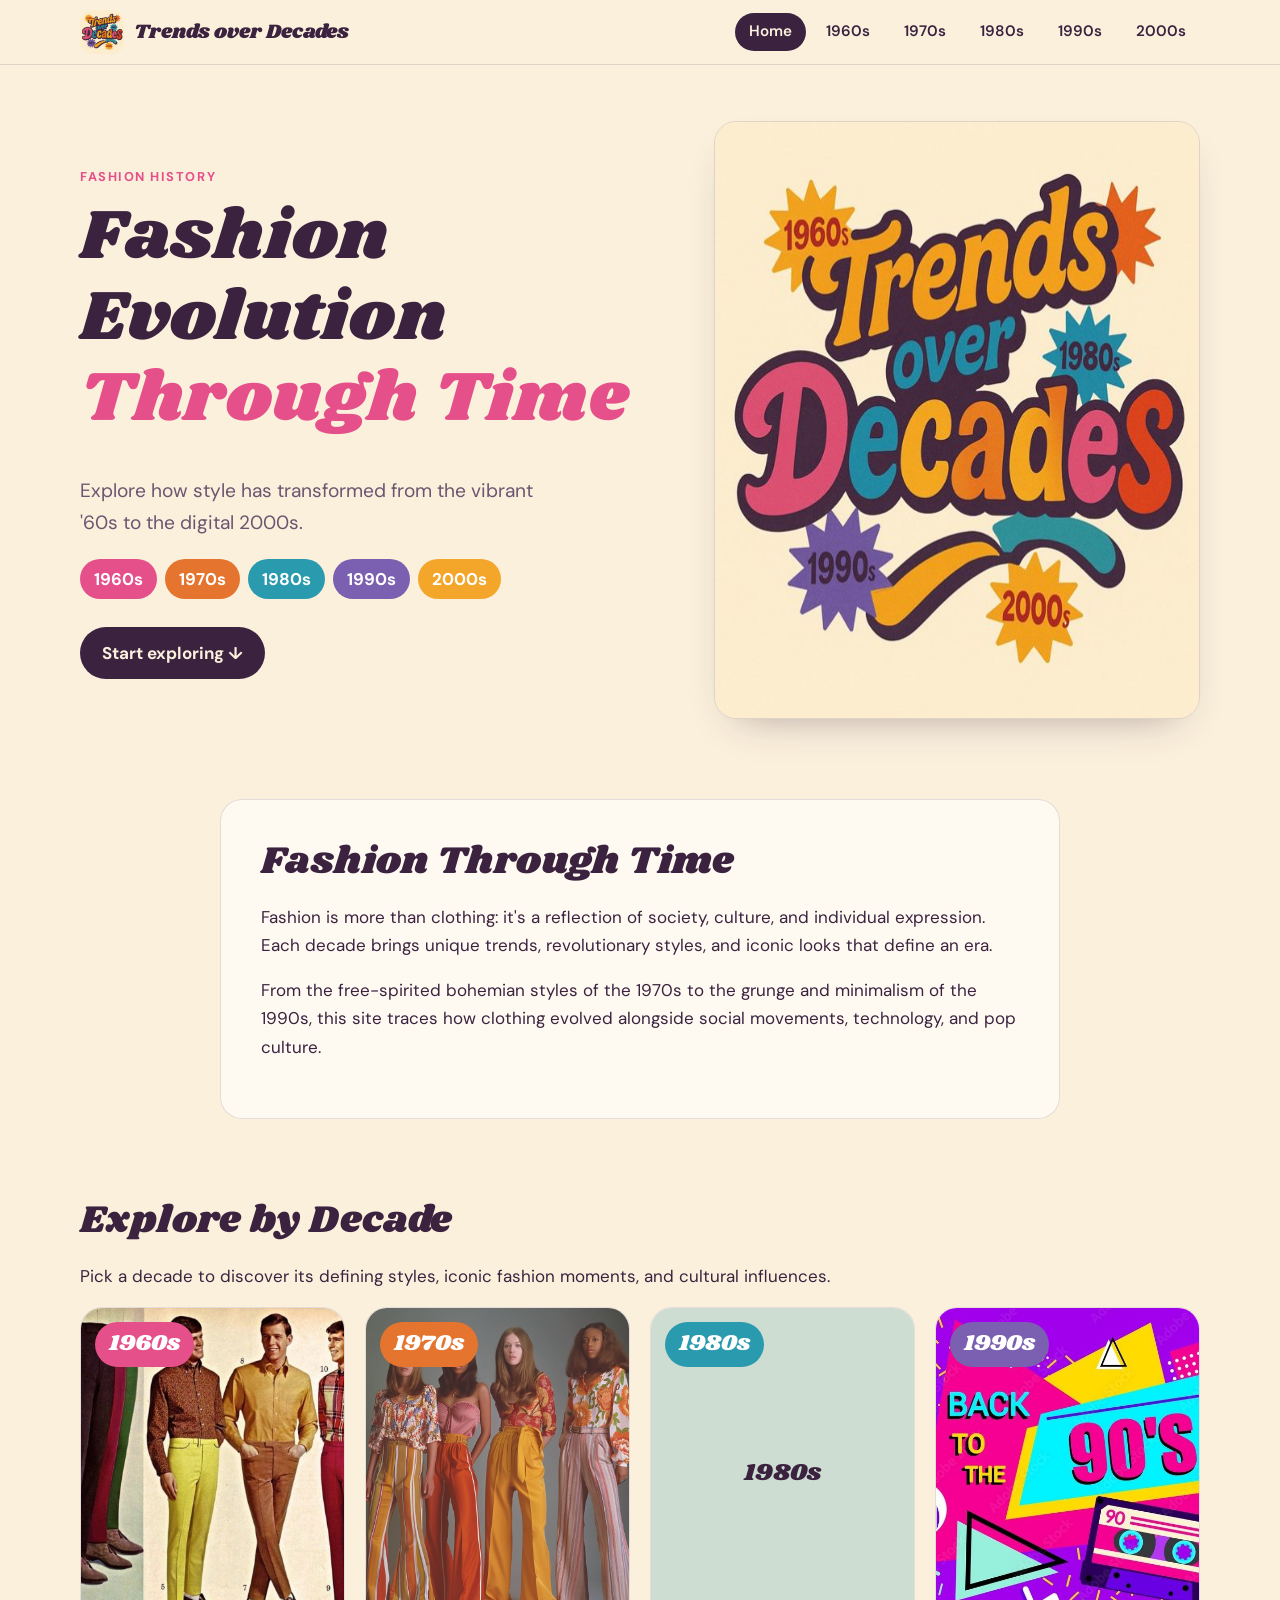
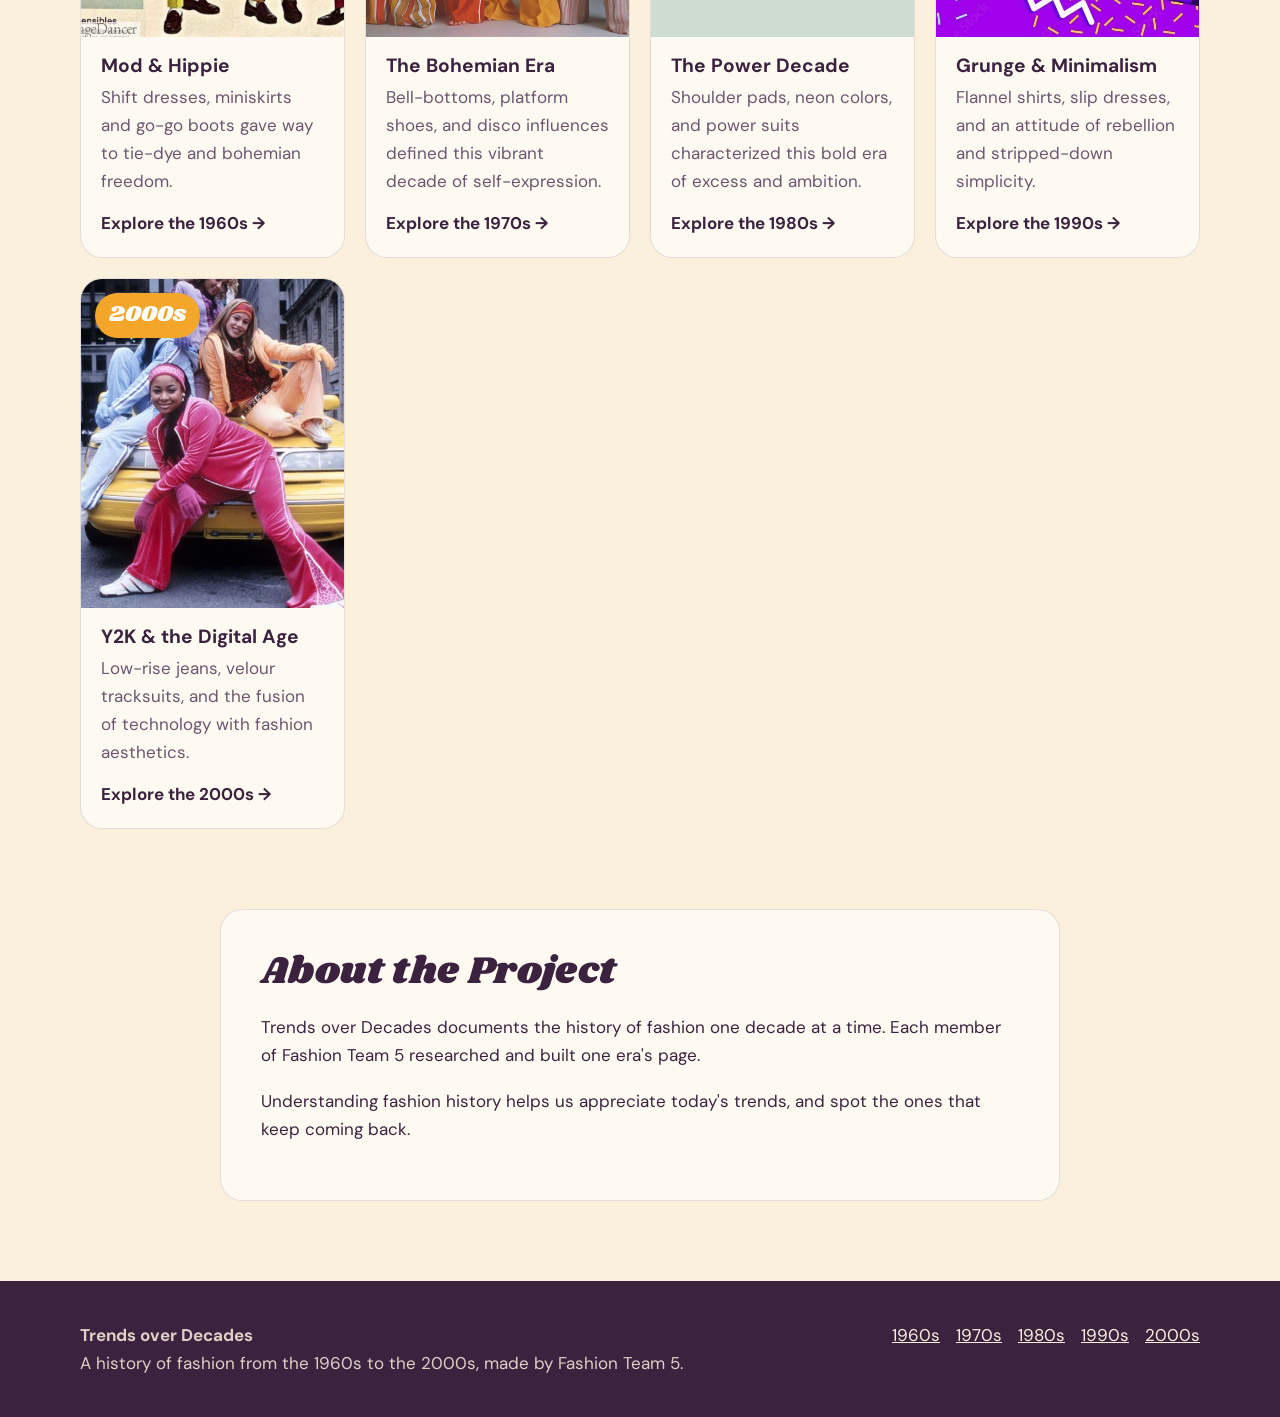
<file: index.html>
<!doctype html>
<html lang="en">
<head>
<meta charset="utf-8">
<meta name="viewport" content="width=device-width, initial-scale=1">
<title>Trends over Decades: Fashion from the 1960s to the 2000s</title>
<meta name="description" content="Explore how fashion evolved from the mod and hippie &#x27;60s to Y2K, one decade at a time.">
<meta property="og:title" content="Trends over Decades: Fashion from the 1960s to the 2000s">
<meta property="og:description" content="Explore how fashion evolved from the mod and hippie &#x27;60s to Y2K, one decade at a time.">
<meta property="og:image" content="assets/img/logo.jpg">
<meta name="theme-color" content="#fbf0dc">
<link rel="icon" href="assets/img/logo.jpg">
<link rel="preconnect" href="https://fonts.googleapis.com">
<link rel="preconnect" href="https://fonts.gstatic.com" crossorigin>
<link href="https://fonts.googleapis.com/css2?family=DM+Sans:opsz,wght@9..40,400;9..40,600;9..40,700&family=Shrikhand&display=swap" rel="stylesheet">
<link rel="stylesheet" href="assets/css/style.css">
</head>
<body class="decade-60s">
<a class="skip" href="#main">Skip to content</a>
<header class="site-header">
  <div class="wrap">
    <a class="brand" href="index.html"><img src="assets/img/logo.jpg" alt="" width="44" height="44">Trends over Decades</a>
    <nav class="nav" aria-label="Decades"><a href="index.html" aria-current="page">Home</a><a href="1960s.html">1960s</a><a href="1970s.html">1970s</a><a href="1980s.html">1980s</a><a href="1990s.html">1990s</a><a href="2000s.html">2000s</a></nav>
  </div>
</header>
<main id="main">
<section class="hero">
  <div class="wrap">
    <div>
      <span class="eyebrow">Fashion history</span>
      <h1>Fashion Evolution <span>Through Time</span></h1>
      <p class="lead">Explore how style has transformed from the vibrant '60s to the digital 2000s.</p>
      <ul class="chips" aria-label="Jump to a decade"><li><a href="1960s.html" style="background: var(--pink)">1960s</a></li><li><a href="1970s.html" style="background: var(--orange)">1970s</a></li><li><a href="1980s.html" style="background: var(--teal)">1980s</a></li><li><a href="1990s.html" style="background: var(--purple)">1990s</a></li><li><a href="2000s.html" style="background: var(--gold)">2000s</a></li></ul>
      <a class="btn" href="#decades">Start exploring ↓</a>
    </div>
    <div class="hero-art"><img src="assets/img/logo.jpg" alt="Trends over Decades logo" width="600" height="598"></div>
  </div>
</section>
<section>
  <div class="wrap panel prose">
    <h2>Fashion Through Time</h2>
    <p>Fashion is more than clothing: it's a reflection of society, culture, and individual expression. Each decade brings unique trends, revolutionary styles, and iconic looks that define an era.</p>
    <p>From the free-spirited bohemian styles of the 1970s to the grunge and minimalism of the 1990s, this site traces how clothing evolved alongside social movements, technology, and pop culture.</p>
  </div>
</section>
<section id="decades">
  <div class="wrap">
    <h2>Explore by Decade</h2>
    <p>Pick a decade to discover its defining styles, iconic fashion moments, and cultural influences.</p>
    <div class="grid"><a class="card decade-card decade-60s" href="1960s.html" style="--accent: var(--pink)">
  <img src="assets/img/60s/mod-1.jpg" alt="Mod fashion" loading="lazy">
  <span class="year">1960s</span>
  <div class="body"><h3>Mod &amp; Hippie</h3><p>Shift dresses, miniskirts and go-go boots gave way to tie-dye and bohemian freedom.</p><span class="more">Explore the 1960s →</span></div>
</a><a class="card decade-card decade-70s" href="1970s.html" style="--accent: var(--orange)">
  <img src="assets/img/70s/outfits.jpg" alt="1970s outfits" loading="lazy">
  <span class="year">1970s</span>
  <div class="body"><h3>The Bohemian Era</h3><p>Bell-bottoms, platform shoes, and disco influences defined this vibrant decade of self-expression.</p><span class="more">Explore the 1970s →</span></div>
</a><a class="card decade-card decade-80s" href="1980s.html" style="--accent: var(--teal)">
  <img src="https://tse1.mm.bing.net/th?id=OIP.7vfvDFzX8zUGFe6XPYHVhwHaHa&pid=Api" alt="Power shoulders and glam" loading="lazy" onerror="this.replaceWith(Object.assign(document.createElement('div'),{className:'fallback',textContent:'1980s'}))">
  <span class="year">1980s</span>
  <div class="body"><h3>The Power Decade</h3><p>Shoulder pads, neon colors, and power suits characterized this bold era of excess and ambition.</p><span class="more">Explore the 1980s →</span></div>
</a><a class="card decade-card decade-90s" href="1990s.html" style="--accent: var(--purple)">
  <img src="assets/img/90s/banner.jpg" alt="1990s fashion" loading="lazy">
  <span class="year">1990s</span>
  <div class="body"><h3>Grunge &amp; Minimalism</h3><p>Flannel shirts, slip dresses, and an attitude of rebellion and stripped-down simplicity.</p><span class="more">Explore the 1990s →</span></div>
</a><a class="card decade-card decade-00s" href="2000s.html" style="--accent: var(--gold)">
  <img src="assets/img/2000s/tracksuits.jpg" alt="Velour tracksuits" loading="lazy">
  <span class="year">2000s</span>
  <div class="body"><h3>Y2K &amp; the Digital Age</h3><p>Low-rise jeans, velour tracksuits, and the fusion of technology with fashion aesthetics.</p><span class="more">Explore the 2000s →</span></div>
</a></div>
  </div>
</section>
<section id="about">
  <div class="wrap panel prose">
    <h2>About the Project</h2>
    <p>Trends over Decades documents the history of fashion one decade at a time. Each member of Fashion Team 5 researched and built one era's page.</p>
    <p>Understanding fashion history helps us appreciate today's trends, and spot the ones that keep coming back.</p>
  </div>
</section>
</main>
<footer class="site-footer">
  <div class="wrap">
    <div>
      <p><strong>Trends over Decades</strong></p>
      <p>A history of fashion from the 1960s to the 2000s, made by Fashion Team 5.</p>
    </div>
    <ul aria-label="Decades"><li><a href="1960s.html">1960s</a></li><li><a href="1970s.html">1970s</a></li><li><a href="1980s.html">1980s</a></li><li><a href="1990s.html">1990s</a></li><li><a href="2000s.html">2000s</a></li></ul>
  </div>
</footer>
</body>
</html>
</file>
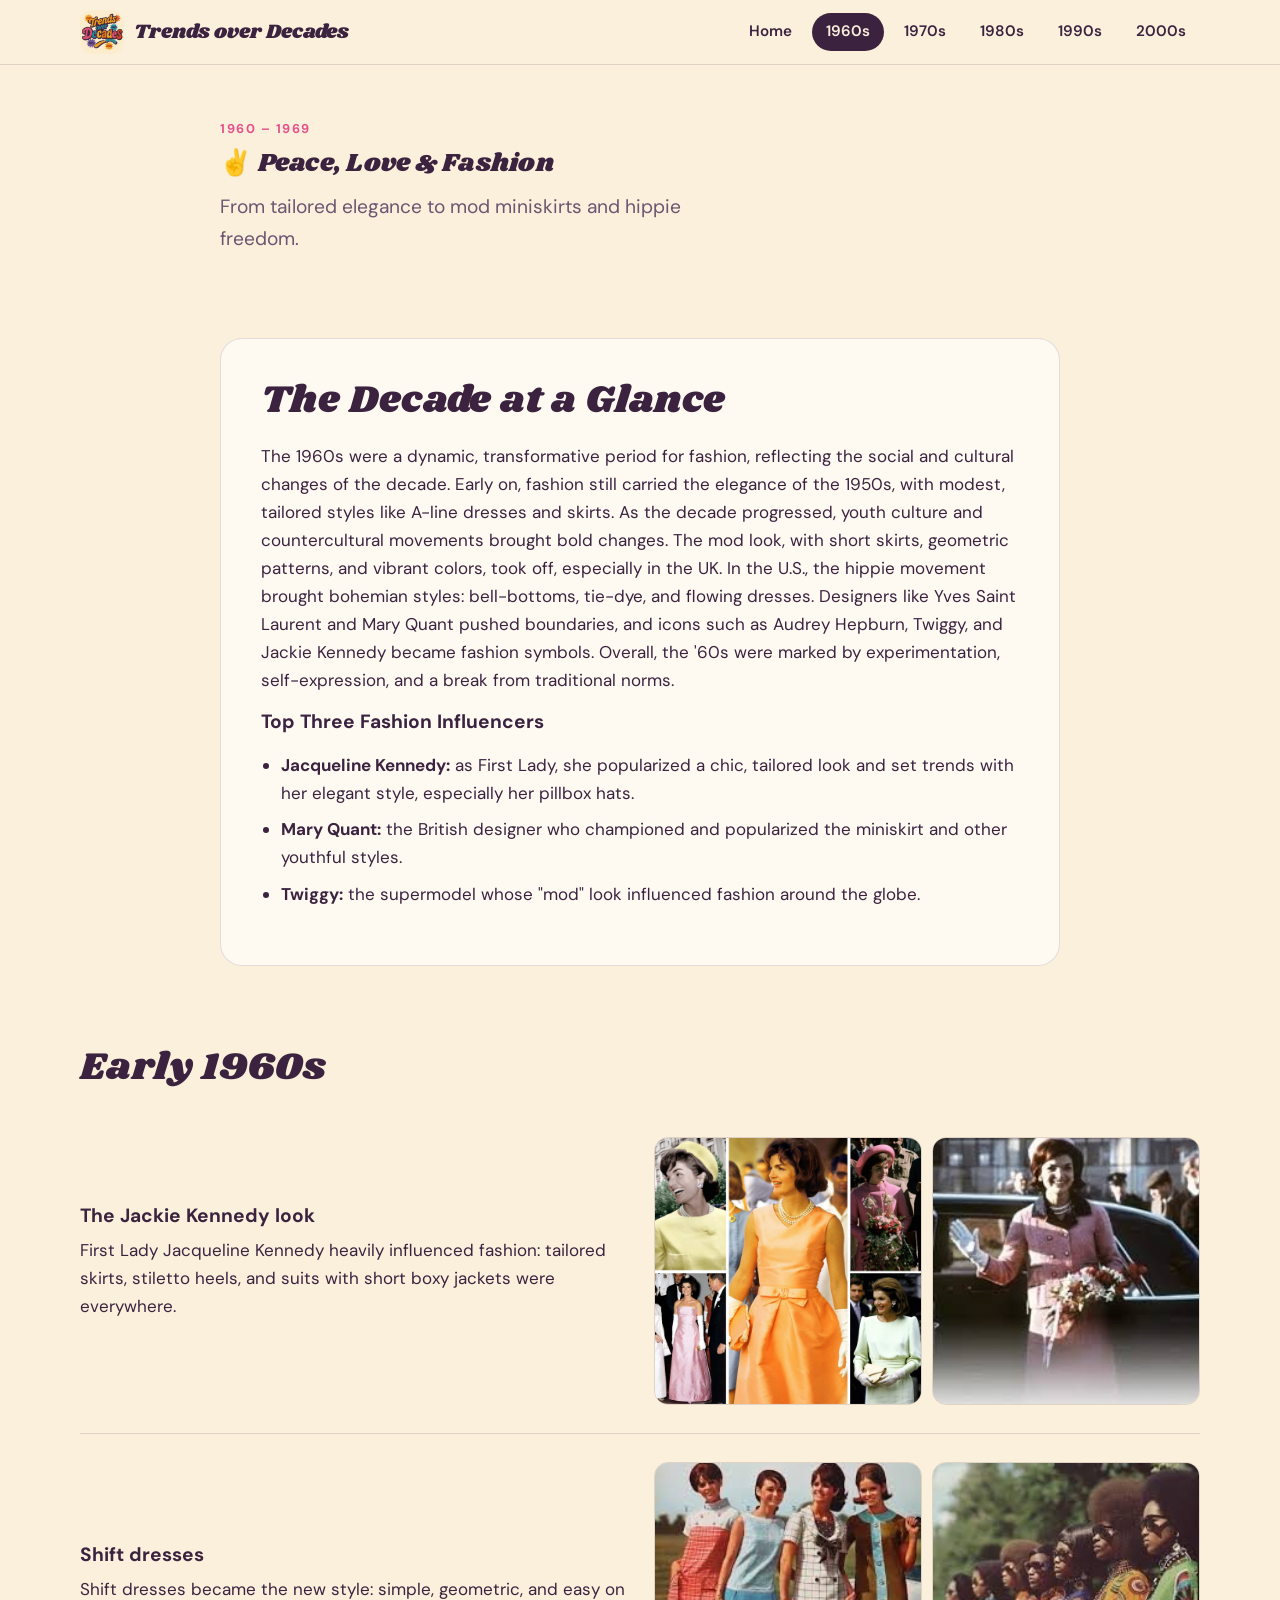
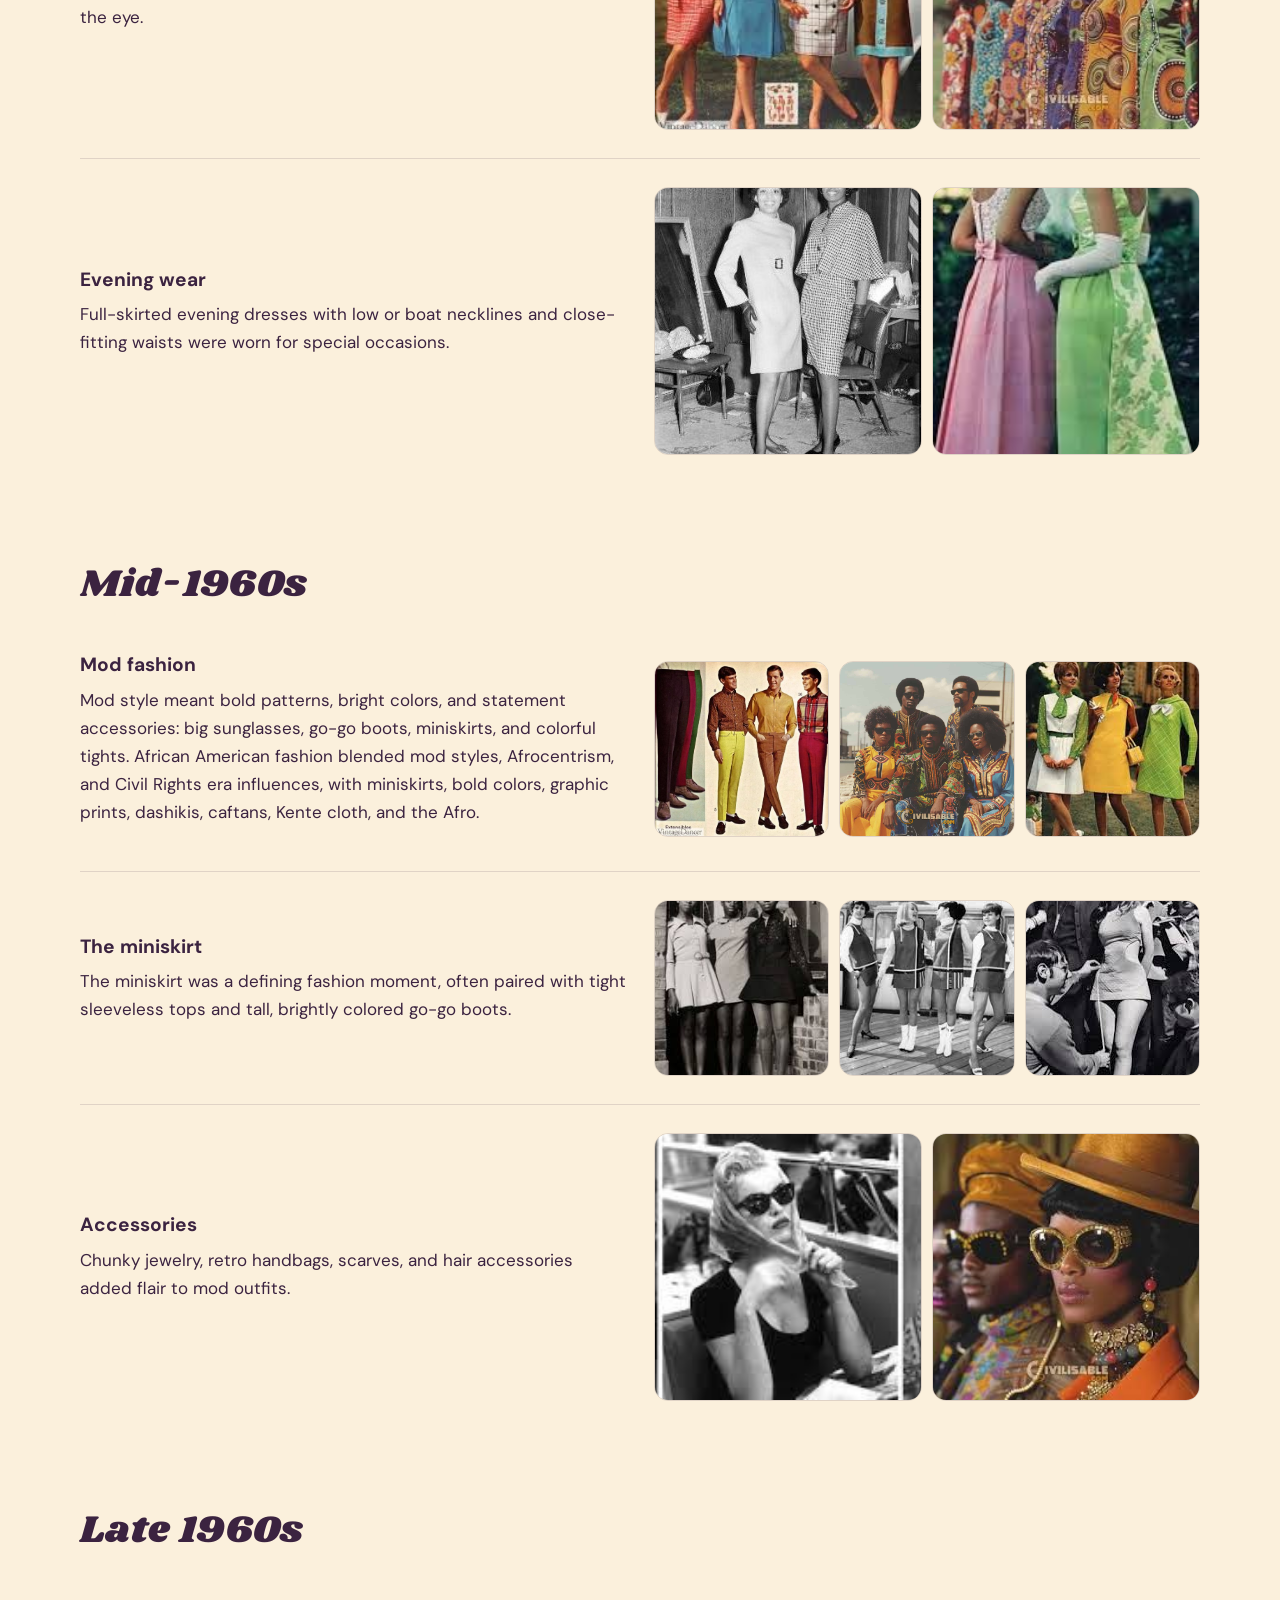
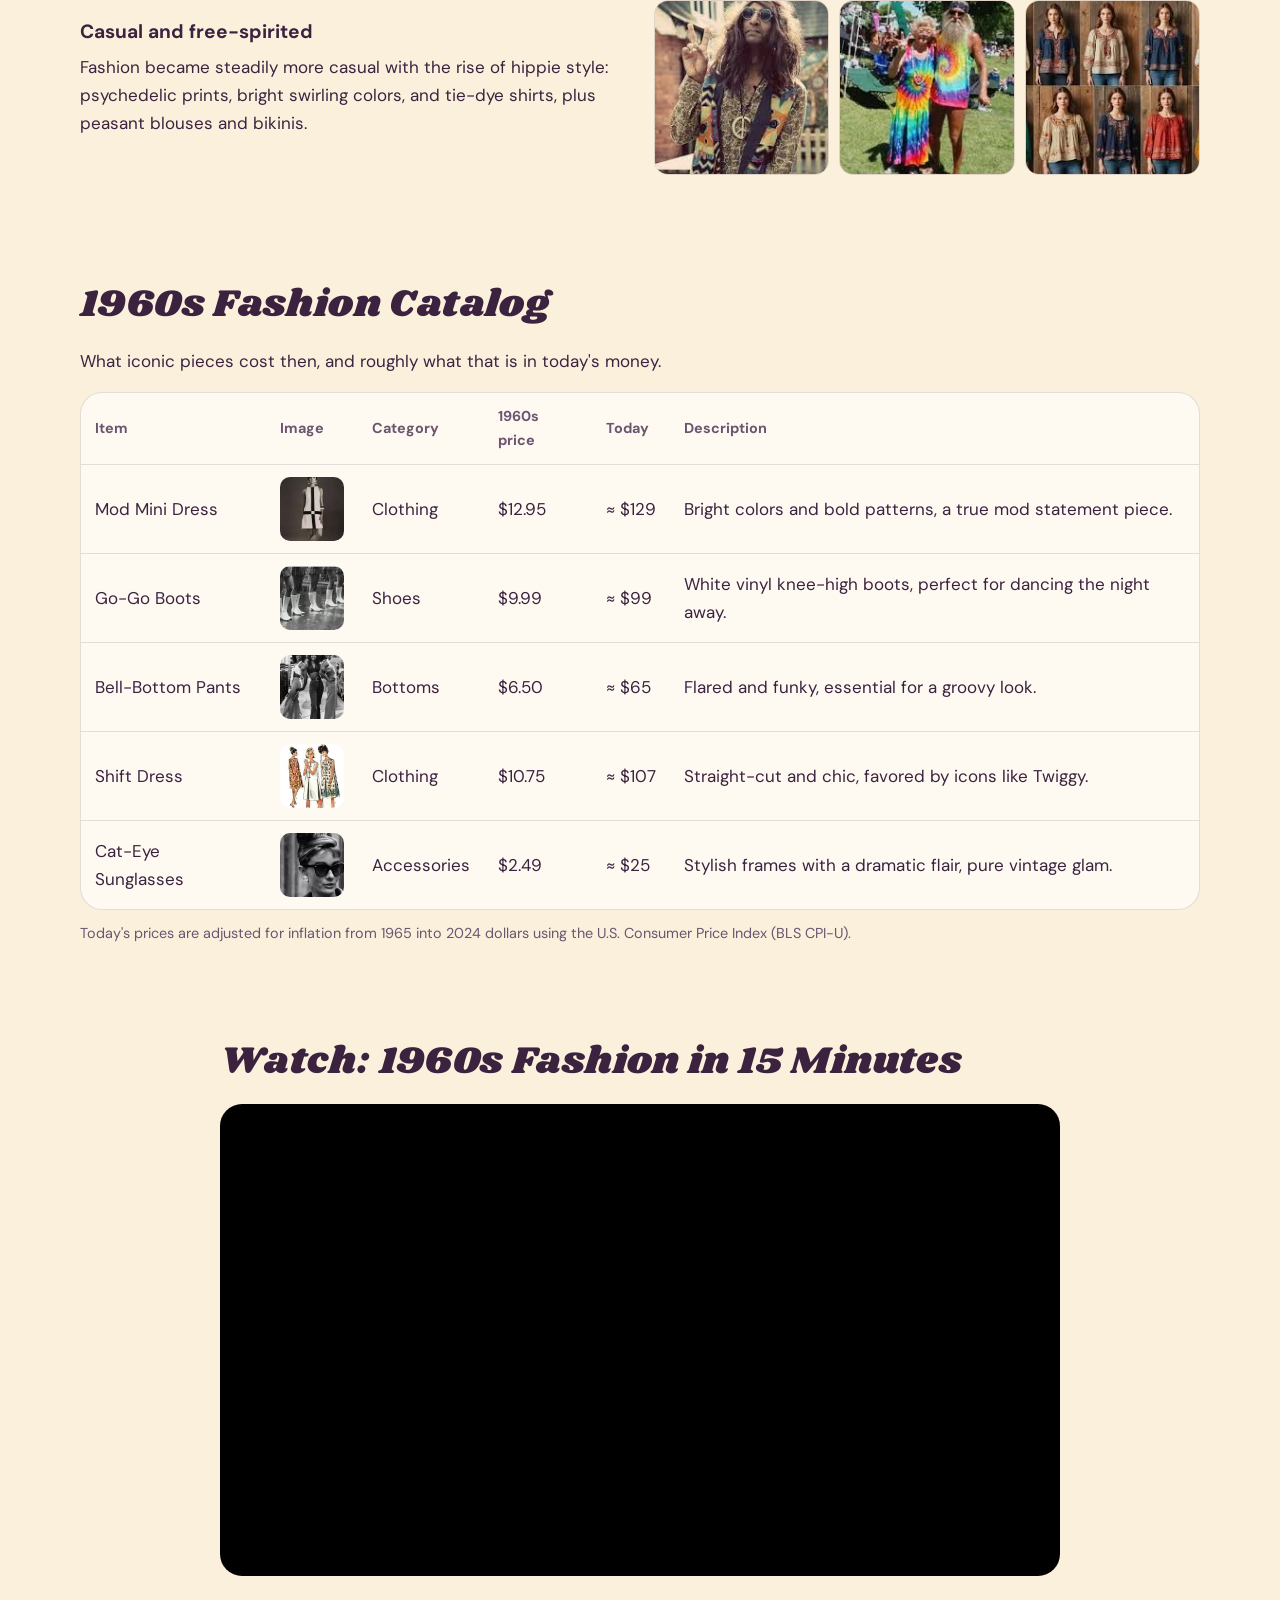
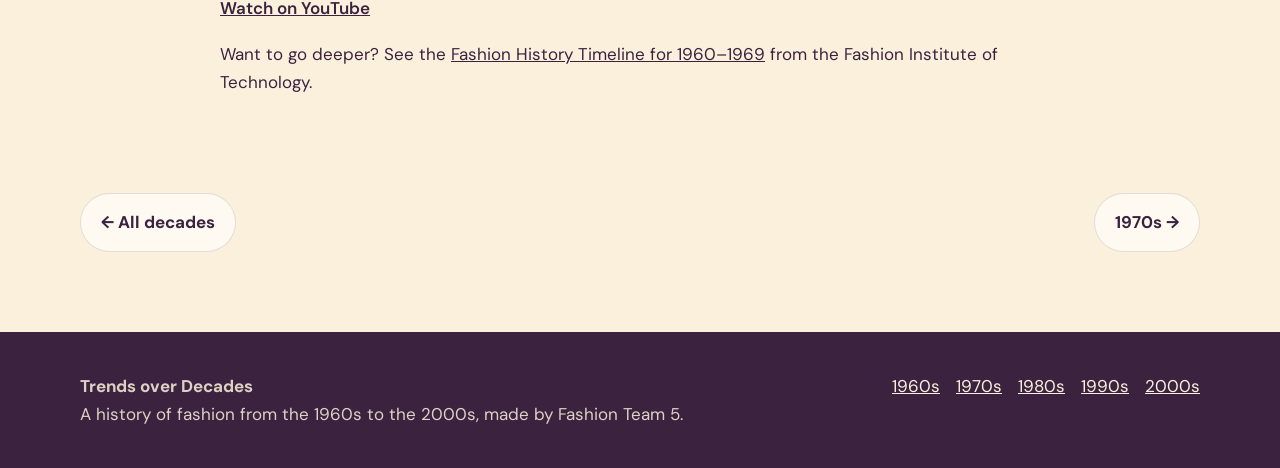
<file: 1960s.html>
<!doctype html>
<html lang="en">
<head>
<meta charset="utf-8">
<meta name="viewport" content="width=device-width, initial-scale=1">
<title>1960s Fashion: Peace, Love &amp; Fashion | Trends over Decades</title>
<meta name="description" content="Jackie Kennedy&#x27;s tailored look, mod miniskirts, go-go boots, and the hippie styles of the 1960s.">
<meta property="og:title" content="1960s Fashion: Peace, Love &amp; Fashion | Trends over Decades">
<meta property="og:description" content="Jackie Kennedy&#x27;s tailored look, mod miniskirts, go-go boots, and the hippie styles of the 1960s.">
<meta property="og:image" content="assets/img/logo.jpg">
<meta name="theme-color" content="#fbf0dc">
<link rel="icon" href="assets/img/logo.jpg">
<link rel="preconnect" href="https://fonts.googleapis.com">
<link rel="preconnect" href="https://fonts.gstatic.com" crossorigin>
<link href="https://fonts.googleapis.com/css2?family=DM+Sans:opsz,wght@9..40,400;9..40,600;9..40,700&family=Shrikhand&display=swap" rel="stylesheet">
<link rel="stylesheet" href="assets/css/style.css">
</head>
<body class="decade-60s">
<a class="skip" href="#main">Skip to content</a>
<header class="site-header">
  <div class="wrap">
    <a class="brand" href="index.html"><img src="assets/img/logo.jpg" alt="" width="44" height="44">Trends over Decades</a>
    <nav class="nav" aria-label="Decades"><a href="index.html">Home</a><a href="1960s.html" aria-current="page">1960s</a><a href="1970s.html">1970s</a><a href="1980s.html">1980s</a><a href="1990s.html">1990s</a><a href="2000s.html">2000s</a></nav>
  </div>
</header>
<main id="main">
<section class="decade-hero"><div class="wrap prose">
  <span class="eyebrow">1960 – 1969</span>
  <h1>✌️ Peace, Love &amp; Fashion</h1>
  <p class="lead">From tailored elegance to mod miniskirts and hippie freedom.</p>
</div></section>
<section><div class="wrap panel prose">
  <h2>The Decade at a Glance</h2>
  <p>The 1960s were a dynamic, transformative period for fashion, reflecting the social and cultural changes of the decade. Early on, fashion still carried the elegance of the 1950s, with modest, tailored styles like A-line dresses and skirts. As the decade progressed, youth culture and countercultural movements brought bold changes. The mod look, with short skirts, geometric patterns, and vibrant colors, took off, especially in the UK. In the U.S., the hippie movement brought bohemian styles: bell-bottoms, tie-dye, and flowing dresses. Designers like Yves Saint Laurent and Mary Quant pushed boundaries, and icons such as Audrey Hepburn, Twiggy, and Jackie Kennedy became fashion symbols. Overall, the '60s were marked by experimentation, self-expression, and a break from traditional norms.</p>
  <h3>Top Three Fashion Influencers</h3>
  <ul class="list">
    <li><strong>Jacqueline Kennedy:</strong> as First Lady, she popularized a chic, tailored look and set trends with her elegant style, especially her pillbox hats.</li>
    <li><strong>Mary Quant:</strong> the British designer who championed and popularized the miniskirt and other youthful styles.</li>
    <li><strong>Twiggy:</strong> the supermodel whose "mod" look influenced fashion around the globe.</li>
  </ul>
</div></section>
<section><div class="wrap">
  <h2>Early 1960s</h2>
  <div class="feature"><div><h3>The Jackie Kennedy look</h3><p>First Lady Jacqueline Kennedy heavily influenced fashion: tailored skirts, stiletto heels, and suits with short boxy jackets were everywhere.</p></div><div class="photos"><img src="assets/img/60s/jackie-kennedy-1.jpg" alt="Jacqueline Kennedy style" loading="lazy"><img src="assets/img/60s/jackie-kennedy-2.jpg" alt="Jacqueline Kennedy style" loading="lazy"></div></div>
  <div class="feature"><div><h3>Shift dresses</h3><p>Shift dresses became the new style: simple, geometric, and easy on the eye.</p></div><div class="photos"><img src="assets/img/60s/shift-dress-1.jpg" alt="Shift dress" loading="lazy"><img src="assets/img/60s/shift-dress-2.jpg" alt="Shift dress" loading="lazy"></div></div>
  <div class="feature"><div><h3>Evening wear</h3><p>Full-skirted evening dresses with low or boat necklines and close-fitting waists were worn for special occasions.</p></div><div class="photos"><img src="assets/img/60s/evening-wear-1.jpg" alt="Evening wear" loading="lazy"><img src="assets/img/60s/evening-wear-2.jpg" alt="Evening wear" loading="lazy"></div></div>
</div></section>
<section><div class="wrap">
  <h2>Mid-1960s</h2>
  <div class="feature"><div><h3>Mod fashion</h3><p>Mod style meant bold patterns, bright colors, and statement accessories: big sunglasses, go-go boots, miniskirts, and colorful tights. African American fashion blended mod styles, Afrocentrism, and Civil Rights era influences, with miniskirts, bold colors, graphic prints, dashikis, caftans, Kente cloth, and the Afro.</p></div><div class="photos"><img src="assets/img/60s/mod-1.jpg" alt="Mod fashion" loading="lazy"><img src="assets/img/60s/mod-2.jpg" alt="Mod fashion" loading="lazy"><img src="assets/img/60s/mod-3.jpg" alt="Mod fashion" loading="lazy"></div></div>
  <div class="feature"><div><h3>The miniskirt</h3><p>The miniskirt was a defining fashion moment, often paired with tight sleeveless tops and tall, brightly colored go-go boots.</p></div><div class="photos"><img src="assets/img/60s/miniskirt-1.jpg" alt="Miniskirt" loading="lazy"><img src="assets/img/60s/miniskirt-2.jpg" alt="Miniskirt" loading="lazy"><img src="assets/img/60s/miniskirt-3.jpg" alt="Miniskirt" loading="lazy"></div></div>
  <div class="feature"><div><h3>Accessories</h3><p>Chunky jewelry, retro handbags, scarves, and hair accessories added flair to mod outfits.</p></div><div class="photos"><img src="assets/img/60s/headband-1.jpg" alt="Stylish headband" loading="lazy"><img src="assets/img/60s/headband-2.jpg" alt="Stylish headbands" loading="lazy"></div></div>
</div></section>
<section><div class="wrap">
  <h2>Late 1960s</h2>
  <div class="feature"><div><h3>Casual and free-spirited</h3><p>Fashion became steadily more casual with the rise of hippie style: psychedelic prints, bright swirling colors, and tie-dye shirts, plus peasant blouses and bikinis.</p></div><div class="photos"><img src="assets/img/60s/hippie.jpg" alt="Hippie style" loading="lazy"><img src="assets/img/60s/tie-dye.jpg" alt="Hippie tie-dye" loading="lazy"><img src="assets/img/60s/peasant-blouse.jpg" alt="Peasant blouses" loading="lazy"></div></div>
</div></section>
<section><div class="wrap">
  <h2>1960s Fashion Catalog</h2>
  <p>What iconic pieces cost then, and roughly what that is in today's money.</p>
  <div class="table-scroll"><table>
    <thead><tr><th scope="col">Item</th><th scope="col">Image</th><th scope="col">Category</th><th scope="col">1960s price</th><th scope="col">Today</th><th scope="col">Description</th></tr></thead>
    <tbody>
      <tr><td>Mod Mini Dress</td><td><img src="assets/img/60s/mod-mini-dress.jpg" alt="Mod mini dress" loading="lazy"></td><td>Clothing</td><td>$12.95</td><td class="nowrap">≈ $129</td><td>Bright colors and bold patterns, a true mod statement piece.</td></tr>
      <tr><td>Go-Go Boots</td><td><img src="assets/img/60s/go-go-boots.jpg" alt="Go-go boots" loading="lazy"></td><td>Shoes</td><td>$9.99</td><td class="nowrap">≈ $99</td><td>White vinyl knee-high boots, perfect for dancing the night away.</td></tr>
      <tr><td>Bell-Bottom Pants</td><td><img src="assets/img/60s/bell-bottoms.jpg" alt="Bell-bottom pants" loading="lazy"></td><td>Bottoms</td><td>$6.50</td><td class="nowrap">≈ $65</td><td>Flared and funky, essential for a groovy look.</td></tr>
      <tr><td>Shift Dress</td><td><img src="assets/img/60s/shift-dress-catalog.jpg" alt="Shift dress" loading="lazy"></td><td>Clothing</td><td>$10.75</td><td class="nowrap">≈ $107</td><td>Straight-cut and chic, favored by icons like Twiggy.</td></tr>
      <tr><td>Cat-Eye Sunglasses</td><td><img src="assets/img/60s/cat-eye-sunglasses.jpg" alt="Cat-eye sunglasses" loading="lazy"></td><td>Accessories</td><td>$2.49</td><td class="nowrap">≈ $25</td><td>Stylish frames with a dramatic flair, pure vintage glam.</td></tr>
    </tbody>
  </table></div>
  <p class="note">Today's prices are adjusted for inflation from 1965 into 2024 dollars using the U.S. Consumer Price Index (BLS CPI-U).</p>
</div></section>
<section><div class="wrap prose">
  <h2>Watch: 1960s Fashion in 15 Minutes</h2>
  <iframe class="video" src="https://www.youtube-nocookie.com/embed/d-JOr2blP7I" title="Video: 1960s fashion history" loading="lazy" allow="encrypted-media; picture-in-picture" allowfullscreen></iframe>
  <p class="video-link"><a href="https://www.youtube.com/watch?v=d-JOr2blP7I">Watch on YouTube</a></p>
  <p>Want to go deeper? See the <a href="https://fashionhistory.fitnyc.edu/1960-1969/">Fashion History Timeline for 1960–1969</a> from the Fashion Institute of Technology.</p>
</div></section>
<section><div class="wrap pager"><a href="index.html">← All decades</a><a href="1970s.html">1970s →</a></div></section>
</main>
<footer class="site-footer">
  <div class="wrap">
    <div>
      <p><strong>Trends over Decades</strong></p>
      <p>A history of fashion from the 1960s to the 2000s, made by Fashion Team 5.</p>
    </div>
    <ul aria-label="Decades"><li><a href="1960s.html">1960s</a></li><li><a href="1970s.html">1970s</a></li><li><a href="1980s.html">1980s</a></li><li><a href="1990s.html">1990s</a></li><li><a href="2000s.html">2000s</a></li></ul>
  </div>
</footer>
</body>
</html>
</file>
<file: assets/css/style.css>
/* Trends over Decades: shared styles. Colors come from the team's logo. */
:root {
  --cream: #fbf0dc;
  --paper: #fffaf1;
  --plum: #3b2340;
  --plum-soft: #6b5570;
  --line: rgba(59, 35, 64, 0.14);
  --pink: #e5508a;
  --orange: #e5742e;
  --teal: #2a9bae;
  --purple: #7b5fb0;
  --gold: #f4a62a;
  --accent: var(--pink);
  --radius: 22px;
  --display: "Shrikhand", Georgia, serif;
  --body: "DM Sans", system-ui, -apple-system, sans-serif;
}
body.decade-60s { --accent: var(--pink); }
body.decade-70s { --accent: var(--orange); }
body.decade-80s { --accent: var(--teal); }
body.decade-90s { --accent: var(--purple); }
body.decade-00s { --accent: var(--gold); }

*, *::before, *::after { box-sizing: border-box; }
html { scroll-behavior: smooth; }
@media (prefers-reduced-motion: reduce) { html { scroll-behavior: auto; } * { transition: none !important; } }
body { margin: 0; background: var(--cream); color: var(--plum); font: 17px/1.65 var(--body); }
img { max-width: 100%; display: block; }
a { color: inherit; }
h1, h2, h3 { line-height: 1.15; margin: 0 0 .5em; }
h1, h2 { font-family: var(--display); font-weight: 400; letter-spacing: .01em; }
h2 { font-size: clamp(1.7rem, 4vw, 2.4rem); }
h3 { font-size: 1.2rem; }
p { margin: 0 0 1em; }
.wrap { width: min(1120px, 100% - 32px); margin-inline: auto; }
.skip { position: absolute; left: -999px; top: 8px; background: var(--plum); color: #fff; padding: 8px 14px; border-radius: 999px; z-index: 20; }
.skip:focus { left: 16px; }
:focus-visible { outline: 3px solid var(--accent); outline-offset: 3px; border-radius: 6px; }

/* Header */
.site-header { position: sticky; top: 0; z-index: 10; background: rgba(251, 240, 220, .92); backdrop-filter: blur(8px); border-bottom: 1px solid var(--line); }
.site-header .wrap { display: flex; align-items: center; gap: 20px; padding: 10px 0; }
.brand { display: flex; align-items: center; gap: 10px; text-decoration: none; font-family: var(--display); font-size: 1.25rem; white-space: nowrap; }
.brand img { width: 44px; height: 44px; border-radius: 12px; }
.nav { display: flex; gap: 6px; overflow-x: auto; scrollbar-width: none; margin-left: auto; }
.nav::-webkit-scrollbar { display: none; }
.nav a { text-decoration: none; font-weight: 600; font-size: .95rem; padding: 6px 14px; border-radius: 999px; white-space: nowrap; }
.nav a:hover { background: rgba(59, 35, 64, .07); }
.nav a[aria-current="page"] { background: var(--plum); color: var(--cream); }
@media (max-width: 720px) {
  .site-header .wrap { flex-wrap: wrap; gap: 6px; }
  .nav { margin-left: 0; width: 100%; }
}

/* Hero */
.hero { padding: 56px 0 40px; }
.hero .wrap { display: grid; grid-template-columns: 1.1fr .9fr; gap: 40px; align-items: center; }
.hero h1 { font-size: clamp(2.4rem, 6.5vw, 4.4rem); }
.hero h1 span { color: var(--accent); }
.lead { font-size: 1.2rem; color: var(--plum-soft); max-width: 36ch; }
.hero-art img { border-radius: var(--radius); border: 1px solid var(--line); box-shadow: 0 18px 40px -24px rgba(59, 35, 64, .45); }
.decade-hero { padding: 48px 0 24px; }
.eyebrow { display: inline-block; font-weight: 700; text-transform: uppercase; letter-spacing: .12em; font-size: .8rem; color: var(--accent); margin-bottom: 10px; }
@media (max-width: 820px) { .hero .wrap { grid-template-columns: 1fr; } .hero-art { order: -1; max-width: 360px; } }

/* Buttons and chips */
.btn { display: inline-flex; align-items: center; gap: 8px; padding: 12px 22px; border-radius: 999px; background: var(--plum); color: var(--cream); text-decoration: none; font-weight: 700; border: 0; }
.btn:hover { background: var(--accent); }
.chips { display: flex; flex-wrap: wrap; gap: 8px; margin: 20px 0 28px; padding: 0; list-style: none; }
.chips a { display: block; text-decoration: none; font-weight: 700; padding: 6px 14px; border-radius: 999px; color: #fff; }

/* Sections and cards */
section { padding: 40px 0; }
.panel { background: var(--paper); border: 1px solid var(--line); border-radius: var(--radius); padding: clamp(20px, 4vw, 40px); }
.prose { max-width: 70ch; }
.grid { display: grid; gap: 20px; grid-template-columns: repeat(auto-fill, minmax(min(100%, 260px), 1fr)); }
.card { background: var(--paper); border: 1px solid var(--line); border-radius: var(--radius); overflow: hidden; display: flex; flex-direction: column; }
.card img, .card .fallback { aspect-ratio: 4 / 5; width: 100%; object-fit: cover; background: color-mix(in srgb, var(--accent) 22%, var(--cream)); }
.card .body { padding: 18px 20px 20px; display: flex; flex-direction: column; gap: 6px; flex: 1; }
.card h3 { margin: 0; }
.card p { margin: 0; color: var(--plum-soft); }
.fallback { display: grid; place-items: center; text-align: center; padding: 20px; font-family: var(--display); font-size: 1.5rem; color: var(--plum); }

/* Decade cards on the home page */
.decade-card { text-decoration: none; position: relative; transition: transform .2s; }
.decade-card:hover { transform: translateY(-4px); }
.decade-card .year { position: absolute; top: 14px; left: 14px; font-family: var(--display); font-size: 1.4rem; color: #fff; background: var(--accent); padding: 4px 14px; border-radius: 999px; }
.decade-card .more { margin-top: auto; padding-top: 8px; font-weight: 700; color: var(--plum); }

/* Expandable details (replaces the old pop-up) */
details { margin-top: 6px; border-top: 1px solid var(--line); padding-top: 10px; }
summary { cursor: pointer; font-weight: 700; list-style: none; display: inline-flex; gap: 6px; align-items: center; }
summary::-webkit-details-marker { display: none; }
summary::after { content: "+"; font-size: 1.2rem; line-height: 1; }
details[open] summary::after { content: "–"; }
details p { margin-top: 8px; }

/* Feature rows: text beside a small photo set */
.feature { display: grid; grid-template-columns: 1fr 1fr; gap: 28px; align-items: center; padding: 28px 0; border-top: 1px solid var(--line); }
.feature:first-of-type { border-top: 0; }
.feature .photos { display: grid; grid-template-columns: repeat(auto-fit, minmax(110px, 1fr)); gap: 10px; }
.feature .photos img { width: 100%; aspect-ratio: 1; object-fit: cover; border-radius: 14px; border: 1px solid var(--line); }
.feature .photos.single img { aspect-ratio: auto; }
@media (max-width: 760px) { .feature { grid-template-columns: 1fr; } }

.list { padding-left: 1.2em; }
.list li { margin-bottom: .5em; }
.list strong { color: var(--plum); }
.wide-img { border-radius: var(--radius); border: 1px solid var(--line); width: 100%; max-height: 520px; object-fit: cover; }

/* Table */
.table-scroll { overflow-x: auto; border-radius: var(--radius); border: 1px solid var(--line); background: var(--paper); }
table { border-collapse: collapse; width: 100%; min-width: 640px; }
th, td { padding: 12px 14px; text-align: left; border-bottom: 1px solid var(--line); vertical-align: middle; }
th { font-size: .9rem; color: var(--plum-soft); }
td img { width: 64px; height: 64px; object-fit: cover; border-radius: 10px; }
tbody tr:last-child td { border-bottom: 0; }

/* Video */
.video { aspect-ratio: 16 / 9; width: 100%; border: 0; border-radius: var(--radius); background: #000; }

/* Decade pager */
.pager { display: flex; justify-content: space-between; gap: 12px; flex-wrap: wrap; }
.pager a { text-decoration: none; font-weight: 700; padding: 14px 20px; border-radius: 999px; border: 1px solid var(--line); background: var(--paper); }
.pager a:hover { border-color: var(--accent); }

/* Footer */
.site-footer { margin-top: 40px; padding: 40px 0; background: var(--plum); color: var(--cream); }
.site-footer .wrap { display: flex; flex-wrap: wrap; gap: 24px 48px; justify-content: space-between; }
.site-footer a { color: var(--cream); }
.site-footer ul { list-style: none; padding: 0; margin: 0; display: flex; flex-wrap: wrap; gap: 6px 16px; }
.site-footer p { margin: 0; opacity: .85; }

/* Table notes and video links */
.note { font-size: .9rem; color: var(--plum-soft); margin-top: 12px; }
.muted { color: var(--plum-soft); font-size: .9em; white-space: nowrap; }
td a { font-weight: 600; }
.video-link { margin: 10px 0 18px; font-weight: 600; }
.nowrap { white-space: nowrap; }
.src { display: block; margin-top: 4px; font-size: .85rem; }
</file>
